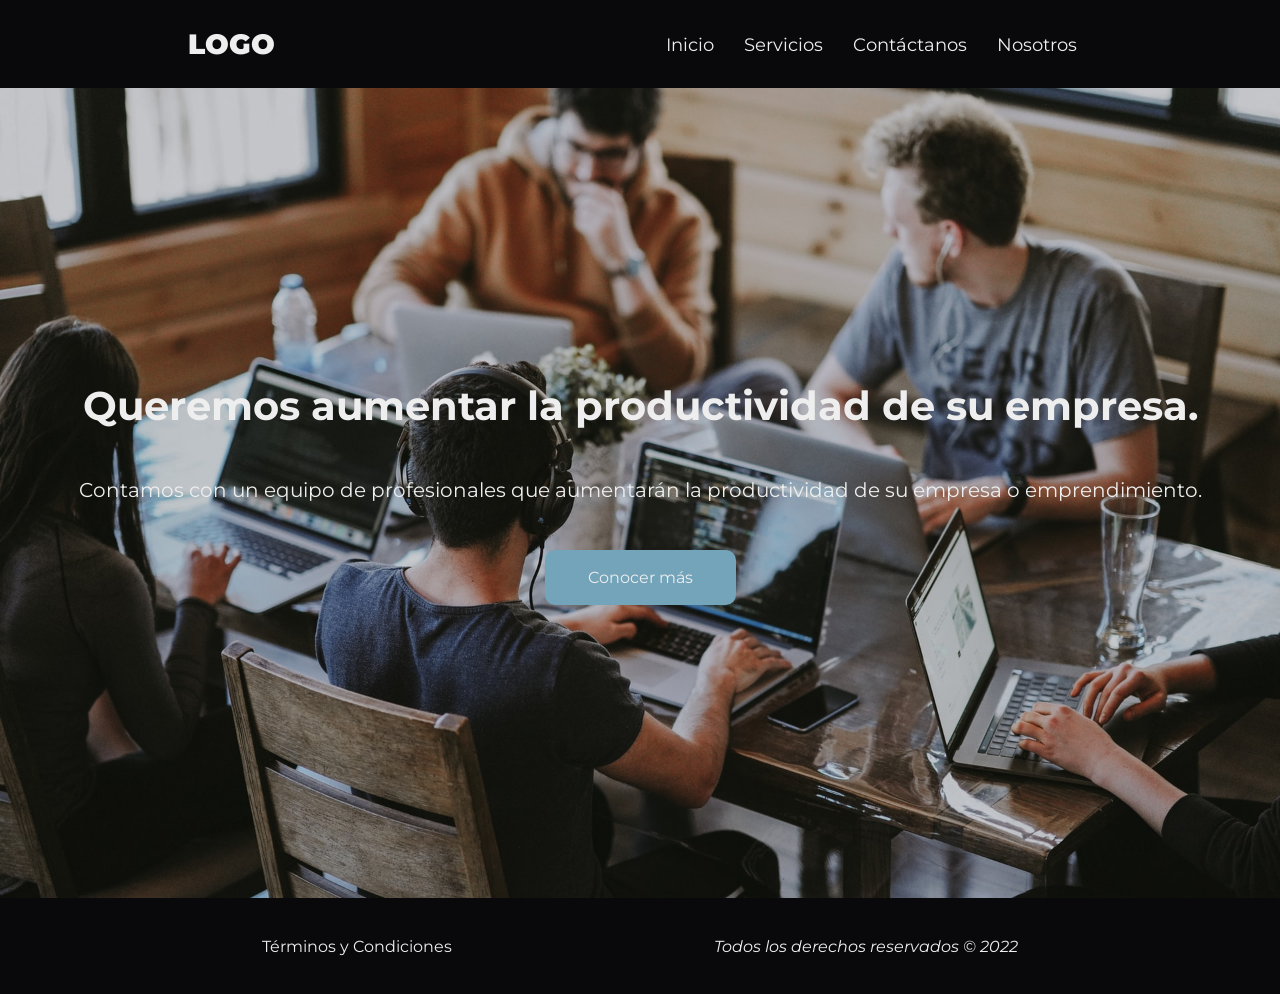
<file: Desafio Complementario Responsive/index.html>
<!DOCTYPE html>
<html lang="en">

<head>
  <meta charset="UTF-8" />
  <meta http-equiv="X-UA-Compatible" content="IE=edge" />
  <meta name="viewport" content="width=device-width, initial-scale=1.0" />
  <title>Inicio</title>

  <!-- CSS -->
  <link rel="stylesheet" href="./css/style.css" />

  <!-- Fuente Montserrat -->
  <link rel="preconnect" href="https://fonts.googleapis.com" />
  <link rel="preconnect" href="https://fonts.gstatic.com" crossorigin />
  <link href="https://fonts.googleapis.com/css2?family=Montserrat:wght@200;400;700;900&display=swap" rel="stylesheet" />
</head>

<body id="index__grid__container">
  <header id="header" class="index__header">
    <div class="header__logo">
      <p>LOGO</p>
    </div>
    <nav class="header__nav">
      <ul class="header__nav__ul">
        <li class="header__nav__ul__li">
          <a href="index.html" class="header__nav__ul__li__a">Inicio</a>
        </li>
        <li class="header__nav__ul__li">
          <a href="./pages/servicios.html" class="header__nav__ul__li__a">Servicios</a>
        </li>
        <li class="header__nav__ul__li">
          <a href="./pages/contactanos.html" class="header__nav__ul__li__a">Contáctanos</a>
        </li>
        <li class="header__nav__ul__li">
          <a href="./pages/nosotros.html" class="header__nav__ul__li__a">Nosotros</a>
        </li>
      </ul>
    </nav>
  </header>
  <main id="index__main">
    <div class="main__titulo">
      <h1>Queremos aumentar la productividad de su empresa.</h1>
    </div>
    <div class="main__parrafo">
      <p>
        Contamos con un equipo de profesionales que aumentarán la
        productividad de su empresa o emprendimiento.
      </p>
    </div>
    <div class="main__boton">
      <a href="./pages/servicios.html">Conocer más</a>
    </div>
  </main>
  <footer id="footer" class="index__footer">
    <div class="footer__a">
      <a href="./pages/term-y-cond.html">Términos y Condiciones</a>
    </div>
    <div class="footer__p">
      <p>Todos los derechos reservados &copy; 2022</p>
    </div>
  </footer>
</body>
</html>
</file>
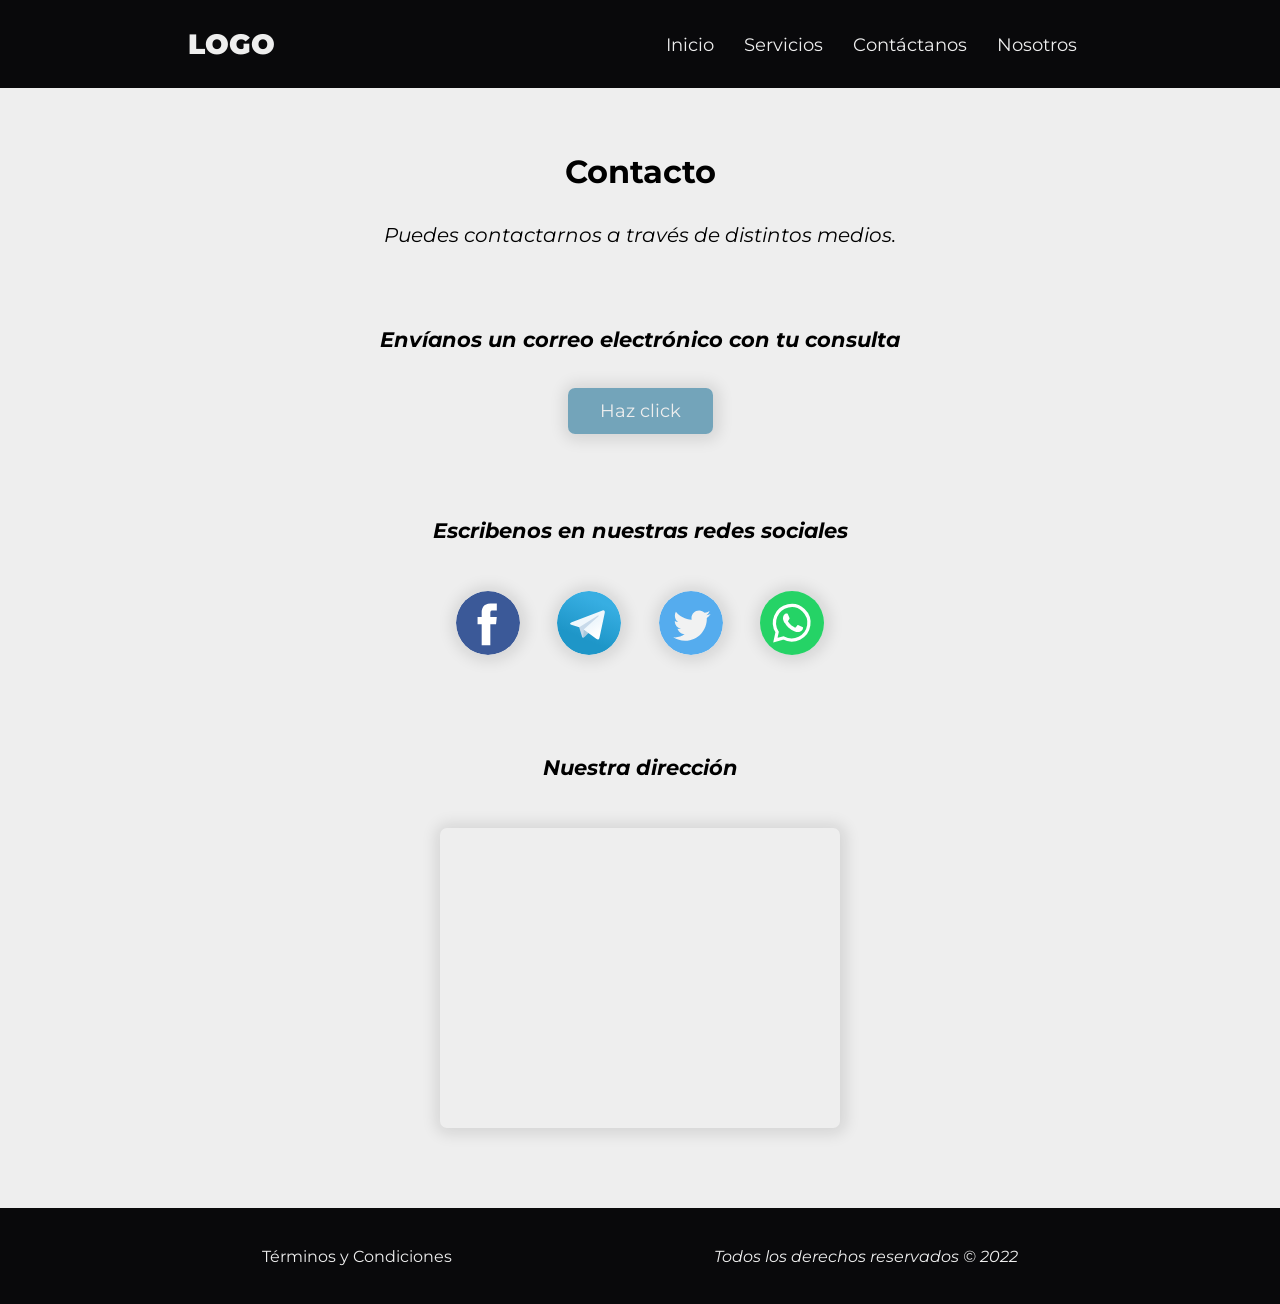
<file: Desafio Complementario Responsive/pages/contactanos.html>
<!DOCTYPE html>
<html lang="en">

<head>
  <meta charset="UTF-8">
  <meta http-equiv="X-UA-Compatible" content="IE=edge">
  <meta name="viewport" content="width=device-width, initial-scale=1.0">
  <title>Contáctanos</title>

  <!-- CSS -->
  <link rel="stylesheet" href="../css/style.css" />

  <!-- Fuente Montserrat -->
  <link rel="preconnect" href="https://fonts.googleapis.com" />
  <link rel="preconnect" href="https://fonts.gstatic.com" crossorigin />
  <link href="https://fonts.googleapis.com/css2?family=Montserrat:wght@200;400;700;900&display=swap" rel="stylesheet" />
</head>

<body id="contacto__body">
  <header id="header" class="contacto__header">
    <div class="header__logo">
      <p>LOGO</p>
    </div>
    <nav class="header__nav">
      <ul class="header__nav__ul">
        <li class="header__nav__ul__li">
          <a href="../index.html" class="header__nav__ul__li__a">Inicio</a>
        </li>
        <li class="header__nav__ul__li">
          <a href="../pages/servicios.html" class="header__nav__ul__li__a">Servicios</a>
        </li>
        <li class="header__nav__ul__li">
          <a href="../pages/contactanos.html" class="header__nav__ul__li__a">Contáctanos</a>
        </li>
        <li class="header__nav__ul__li">
          <a href="../pages/nosotros.html" class="header__nav__ul__li__a">Nosotros</a>
        </li>
      </ul>
    </nav>
  </header>
  <main id="contacto__main" class="contacto__main">
    <div class="titulo__principal">
      <h1>Contacto</h1>
    </div>
    <div class="parrafo__principal">
      <p>Puedes contactarnos a través de distintos medios.</p>
    </div>
    <section class="seccion__email">
      <header class="subtitulo">
        <h3>Envíanos un correo electrónico con tu consulta</h3>
      </header>
      <div class="boton__enviar">
        <a target="_top" href="mailto:email@ejemplo.com">Haz
          click</a>
      </div>
    </section>
    <section class="seccion__redes-sociales">
      <header class="subtitulo">
        <h3>Escribenos en nuestras redes sociales</h3>
      </header>
      <div class="icon__container">
        <a href="#" class="icon">
          <img src="../img/facebook-icon.svg" alt="Facebook">
        </a>
        <a href="#" class="icon">
          <img src="../img/telegram-icon.svg" alt="Telegram">
        </a>
        <a href="#" class="icon">
          <img src="../img/twitter-icon.svg" alt="Twitter">
        </a>
        <a href="#" class="icon">
          <img src="../img/whatsapp-icon.svg" alt="WhatsApp">
        </a>
      </div>
    </section>
    <section class="seccion__mapa">
      <header class="subtitulo">
        <h3>Nuestra dirección</h3>
      </header>
      <iframe class="maps__iframe" src="https://www.google.com/maps/embed?pb=!1m18!1m12!1m3!1d211117.43597877547!2d-59.09641895137339!3d-34.23042403594272!2m3!1f0!2f0!3f0!3m2!1i1024!2i768!4f13.1!3m3!1m2!1s0x95bb723060430bad%3A0xaa31c9f685c849bf!2sCampana%2C%20Provincia%20de%20Buenos%20Aires!5e0!3m2!1ses!2sar!4v1652026352320!5m2!1ses!2sar" width="400" height="300" style="border:0;" allowfullscreen="" loading="lazy" referrerpolicy="no-referrer-when-downgrade"></iframe>
    </section>
  </main>
  <footer id="footer" class="contacto__footer">
    <div class="footer__a">
      <a href="term-y-cond.html">Términos y Condiciones</a>
    </div>
    <div class="footer__p">
      <p>Todos los derechos reservados &copy; 2022</p>
    </div>
  </footer>
</body>
</html>
</file>
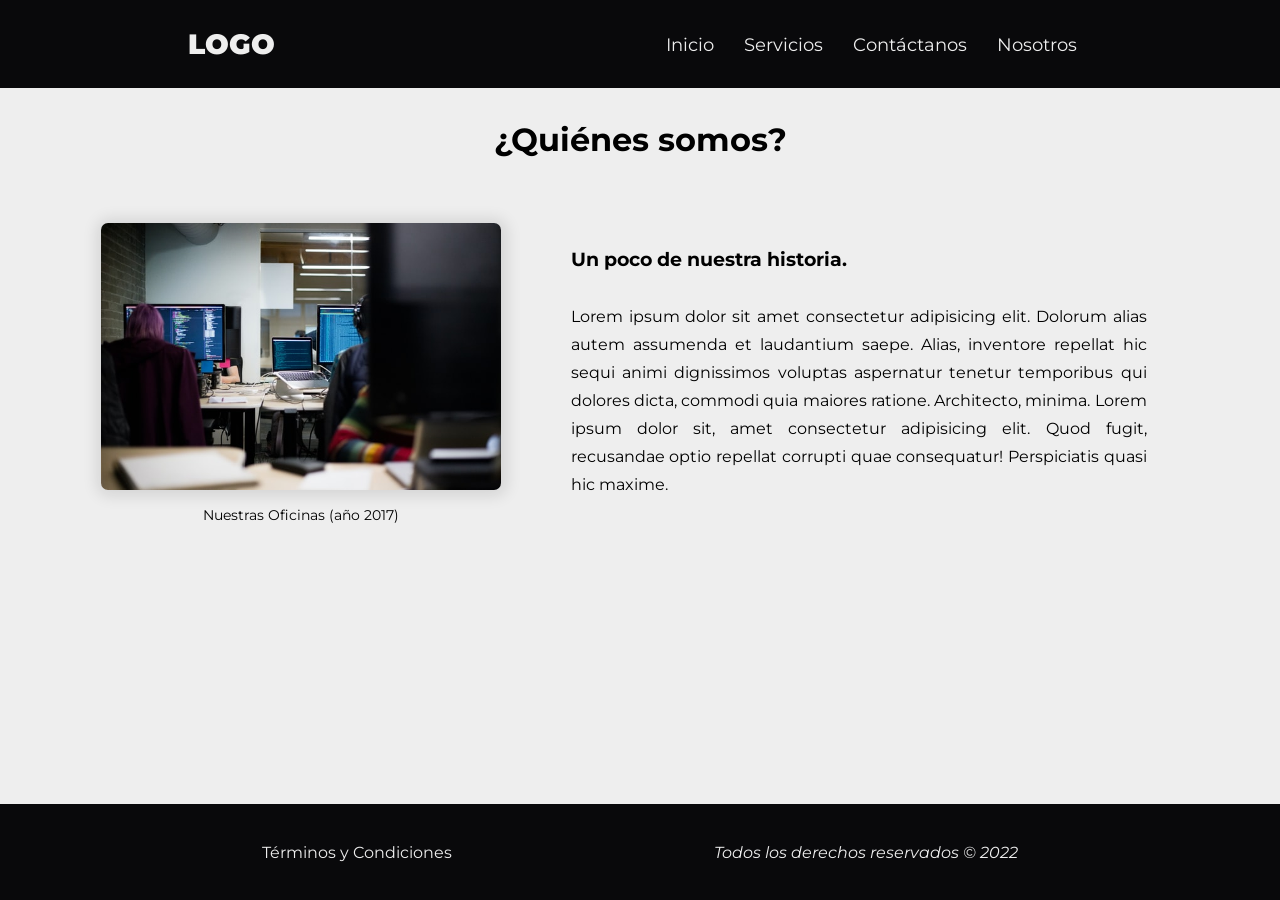
<file: Desafio Complementario Responsive/pages/nosotros.html>
<!DOCTYPE html>
<html lang="en" id="nosotros__html">
<head>
    <meta charset="UTF-8">
    <meta http-equiv="X-UA-Compatible" content="IE=edge">
    <meta name="viewport" content="width=device-width, initial-scale=1.0">
    <title>Nosotros</title>

    
  <!-- CSS -->
  <link rel="stylesheet" href="../css/style.css" />

  <!-- Fuente Montserrat -->
  <link rel="preconnect" href="https://fonts.googleapis.com" />
  <link rel="preconnect" href="https://fonts.gstatic.com" crossorigin />
  <link href="https://fonts.googleapis.com/css2?family=Montserrat:wght@200;400;700;900&display=swap" rel="stylesheet" />
</head>
<body id="nosotros__body">
  <header id="header" class="contacto__header">
    <div class="header__logo">
      <p>LOGO</p>
    </div>
    <nav class="header__nav">
      <ul class="header__nav__ul">
        <li class="header__nav__ul__li">
          <a href="../index.html" class="header__nav__ul__li__a">Inicio</a>
        </li>
        <li class="header__nav__ul__li">
          <a href="../pages/servicios.html" class="header__nav__ul__li__a">Servicios</a>
        </li>
        <li class="header__nav__ul__li">
          <a href="../pages/contactanos.html" class="header__nav__ul__li__a">Contáctanos</a>
        </li>
        <li class="header__nav__ul__li">
          <a href="../pages/nosotros.html" class="header__nav__ul__li__a">Nosotros</a>
        </li>
      </ul>
    </nav>
  </header>
  <main id="nosotros__main" class="contacto__main">
    <h1 class="titulo__principal">¿Quiénes somos?</h1>
    <section class="contenedor__contenido">
      <div class="contenedor__img">
        <img src="../img/nosotros-img.jpg" alt="Nuestras oficinas">
        <figcaption class="caption">Nuestras Oficinas (año 2017)</figcaption>
      </div>
      <div class="contenedor__historia">
        <header class="subtitulo__nosotros">
          <h3>Un poco de nuestra historia.</h3>
          <div class="parrafo__nosotros">
            <p>Lorem ipsum dolor sit amet consectetur adipisicing elit. Dolorum alias autem assumenda et laudantium saepe. Alias, inventore repellat hic sequi animi dignissimos voluptas aspernatur tenetur temporibus qui dolores dicta, commodi quia maiores ratione. Architecto, minima. Lorem ipsum dolor sit, amet consectetur adipisicing elit. Quod fugit, recusandae optio repellat corrupti quae consequatur! Perspiciatis quasi hic maxime.</p>
          </div>
        </header>
      </div>
    </section>
  </main>
  <footer id="footer" class="contacto__footer">
    <div class="footer__a">
      <a href="term-y-cond.html">Términos y Condiciones</a>
    </div>
    <div class="footer__p">
      <p>Todos los derechos reservados &copy; 2022</p>
    </div>
  </footer>
</body>
</html>
</file>
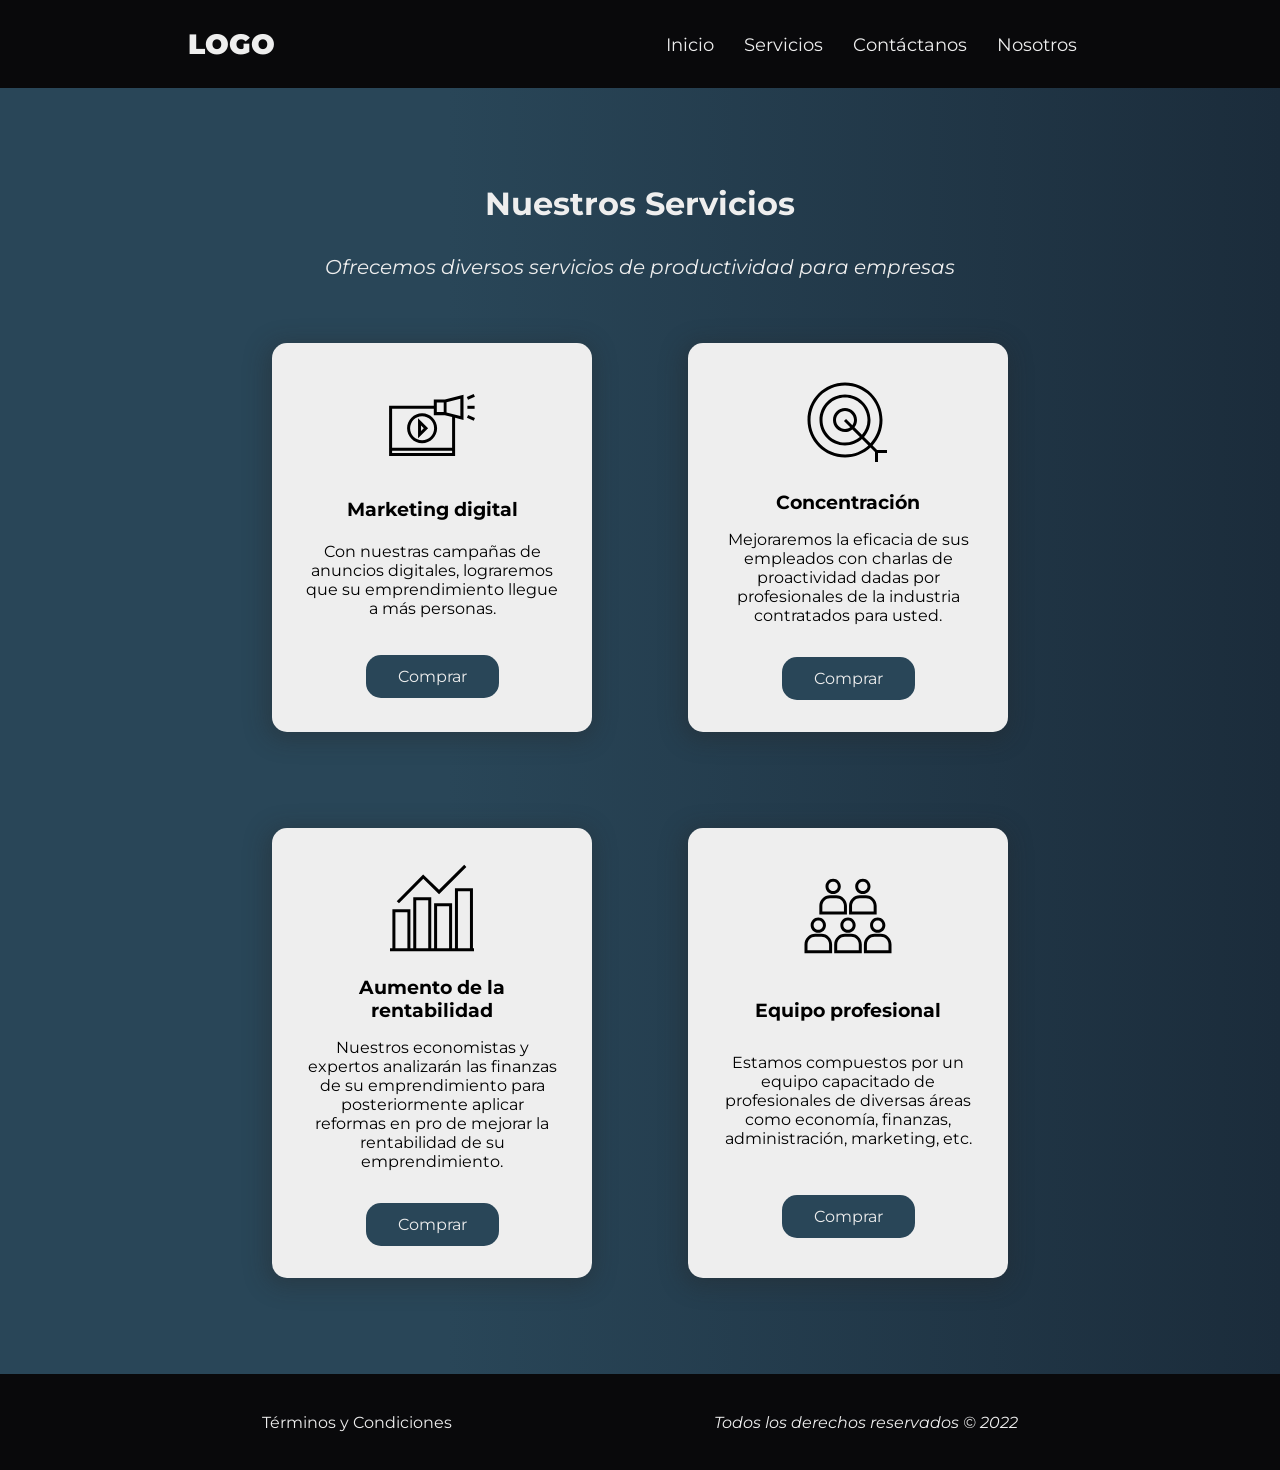
<file: Desafio Complementario Responsive/pages/servicios.html>
<!DOCTYPE html>
<html lang="en">

<head>
  <meta charset="UTF-8" />
  <meta http-equiv="X-UA-Compatible" content="IE=edge" />
  <meta name="viewport" content="width=device-width, initial-scale=1.0" />
  <title>Servicios</title>

  <!-- CSS -->
  <link rel="stylesheet" href="../css/style.css" />

  <!-- Fuente Montserrat -->
  <link rel="preconnect" href="https://fonts.googleapis.com" />
  <link rel="preconnect" href="https://fonts.gstatic.com" crossorigin />
  <link href="https://fonts.googleapis.com/css2?family=Montserrat:wght@200;400;700;900&display=swap" rel="stylesheet" />
</head>

<body id="servicios__body">
  <header id="header" class="servicios__header">
    <div class="header__logo">
      <p>LOGO</p>
    </div>
    <nav class="header__nav">
      <ul class="header__nav__ul">
        <li class="header__nav__ul__li">
          <a href="../index.html" class="header__nav__ul__li__a">Inicio</a>
        </li>
        <li class="header__nav__ul__li">
          <a href="../pages/servicios.html" class="header__nav__ul__li__a">Servicios</a>
        </li>
        <li class="header__nav__ul__li">
          <a href="../pages/contactanos.html" class="header__nav__ul__li__a">Contáctanos</a>
        </li>
        <li class="header__nav__ul__li">
          <a href="../pages/nosotros.html" class="header__nav__ul__li__a">Nosotros</a>
        </li>
      </ul>
    </nav>
  </header>
  <main id="servicios__main">
      <div class="titulo__principal">
        <h1>Nuestros servicios</h1>
      </div>
      <div class="parrafo__principal">
        <p>Ofrecemos diversos servicios de productividad para empresas</p>
      </div>
      <div class="main__card__container">
        <article class="card">
          <div class="img__container">
            <img src="../img/card-marketing.svg" alt="" class="card__img">
          </div>
          <div class="card__subtitle">
            <h3>Marketing digital</h3>
          </div>
          <div class="card__parrafo">
            Con nuestras campañas de anuncios digitales, lograremos que su emprendimiento llegue a más personas.
          </div>
          <div class="card__btn">
            <a href="#">Comprar</a>
          </div>
        </article>
        <article class="card">
          <div class="img__container">
            <img src="../img/card-focusing.svg" alt="" class="card__img">
          </div>
          <div class="card__subtitle">
            <h3>Concentración</h3>
          </div>
          <div class="card__parrafo">
            <p>Mejoraremos la eficacia de sus empleados con charlas de proactividad dadas por profesionales de la
              industria contratados para usted.</p>
          </div>
          <div class="card__btn">
            <a href="#">Comprar</a>
          </div>
        </article>
        <article class="card">
          <div class="img__container">
            <img src="../img/card-improvement.svg" alt="" class="card__img">
          </div>
          <div class="card__subtitle">
            <h3>Aumento de la rentabilidad</h3>
          </div>
          <div class="card__parrafo">
            <p>Nuestros economistas y expertos analizarán las finanzas de su emprendimiento para posteriormente aplicar
              reformas en pro de mejorar la rentabilidad de su emprendimiento.</p>
          </div>
          <div class="card__btn">
            <a href="#">Comprar</a>
          </div>
        </article>
        <article class="card">
          <div class="img__container">
            <img src="../img/card-team.svg" alt="" class="card__img">
          </div>
          <div class="card__subtitle">
            <h3>Equipo profesional</h3>
          </div>
          <div class="card__parrafo">
            <p>Estamos compuestos por un equipo capacitado de profesionales de diversas áreas como economía, finanzas,
              administración, marketing, etc.</p>
          </div>
          <div class="card__btn">
            <a href="#">Comprar</a>
          </div>
        </article>
      </div>
  </main>
  <footer id="footer" class="servicios__footer">
    <div class="footer__a">
      <a href="term-y-cond.html">Términos y Condiciones</a>
    </div>
    <div class="footer__p">
      <p>Todos los derechos reservados &copy; 2022</p>
    </div>
  </footer>
</body>

</html>
</file>
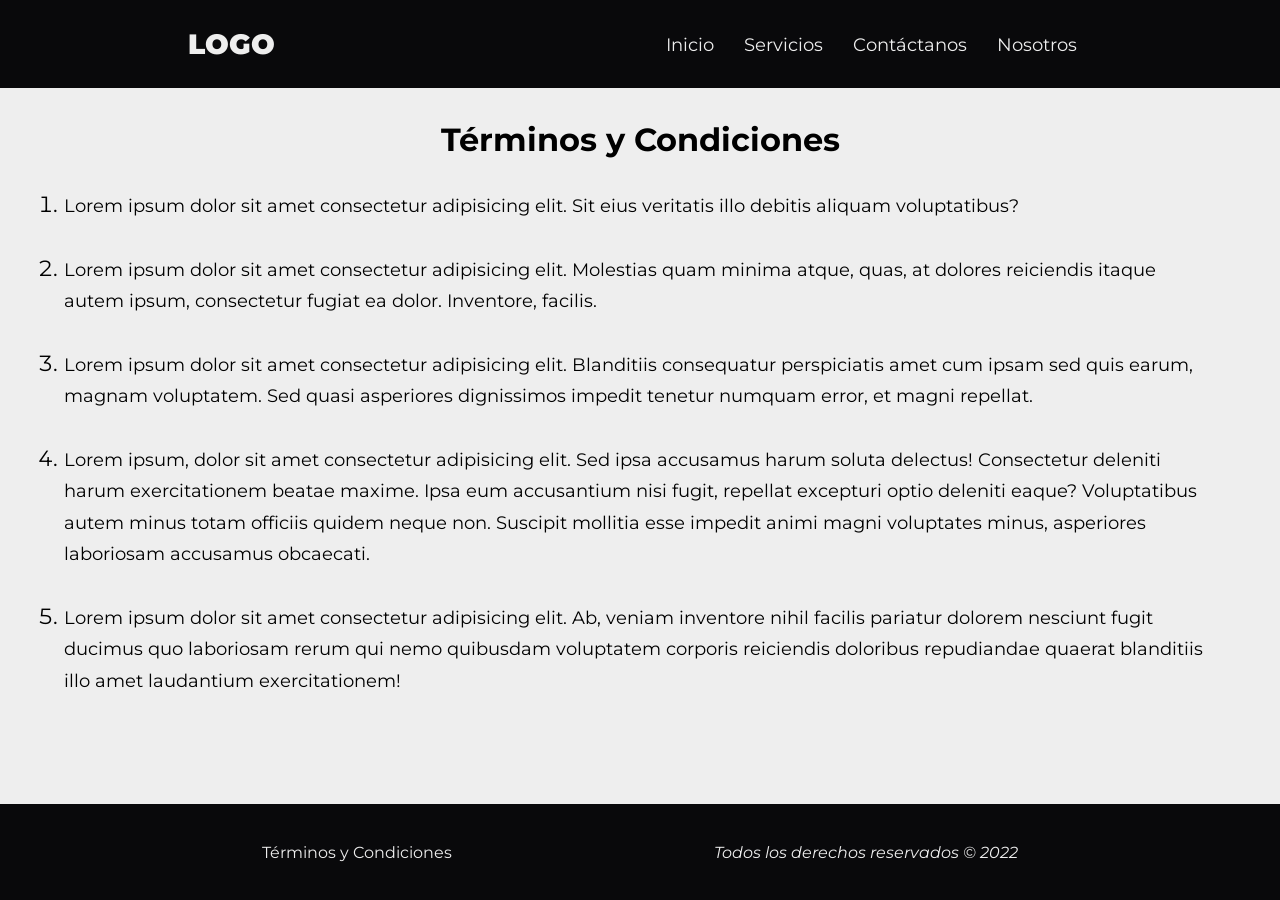
<file: Desafio Complementario Responsive/pages/term-y-cond.html>
<!DOCTYPE html>
<html lang="en">
<head>
    <meta charset="UTF-8">
    <meta http-equiv="X-UA-Compatible" content="IE=edge">
    <meta name="viewport" content="width=device-width, initial-scale=1.0">
    <title>Términos y Condiciones</title>

    <!-- CSS -->
  <link rel="stylesheet" href="../css/style.css" />

  <!-- Fuente Montserrat -->
  <link rel="preconnect" href="https://fonts.googleapis.com" />
  <link rel="preconnect" href="https://fonts.gstatic.com" crossorigin />
  <link href="https://fonts.googleapis.com/css2?family=Montserrat:wght@200;400;700;900&display=swap" rel="stylesheet" />
</head>
<body id="t-y-c__body">
  <header id="header">
    <div class="header__logo">
      <p>LOGO</p>
    </div>
    <nav class="header__nav">
      <ul class="header__nav__ul">
        <li class="header__nav__ul__li">
          <a href="../index.html" class="header__nav__ul__li__a">Inicio</a>
        </li>
        <li class="header__nav__ul__li">
          <a href="../pages/servicios.html" class="header__nav__ul__li__a">Servicios</a>
        </li>
        <li class="header__nav__ul__li">
          <a href="../pages/contactanos.html" class="header__nav__ul__li__a">Contáctanos</a>
        </li>
        <li class="header__nav__ul__li">
          <a href="../pages/nosotros.html" class="header__nav__ul__li__a">Nosotros</a>
        </li>
      </ul>
    </nav>
  </header>
  <main id="t-y-c__main">
    <div class="titulo__principal">
      <h1>Términos y Condiciones</h1>
    </div>
    <section class="contenedor__condicion">
      <ol>
        <li>
          <p class="parrafo">
            Lorem ipsum dolor sit amet consectetur adipisicing elit. Sit eius veritatis illo debitis aliquam voluptatibus?
          </p>
        </li>
        <li>
          <p class="parrafo">
            Lorem ipsum dolor sit amet consectetur adipisicing elit. Molestias quam minima atque, quas, at dolores reiciendis itaque autem ipsum, consectetur fugiat ea dolor. Inventore, facilis.
          </p>
        </li>
        <li>
          <p class="parrafo">
            Lorem ipsum dolor sit amet consectetur adipisicing elit. Blanditiis consequatur perspiciatis amet cum ipsam sed quis earum, magnam voluptatem. Sed quasi asperiores dignissimos impedit tenetur numquam error, et magni repellat.
          </p>
        </li>
        <li>
          <p class="parrafo">
            Lorem ipsum, dolor sit amet consectetur adipisicing elit. Sed ipsa accusamus harum soluta delectus! Consectetur deleniti harum exercitationem beatae maxime. Ipsa eum accusantium nisi fugit, repellat excepturi optio deleniti eaque? Voluptatibus autem minus totam officiis quidem neque non. Suscipit mollitia esse impedit animi magni voluptates minus, asperiores laboriosam accusamus obcaecati.
          </p>
        </li>
        <li>
          <p class="parrafo">
            Lorem ipsum dolor sit amet consectetur adipisicing elit. Ab, veniam inventore nihil facilis pariatur dolorem nesciunt fugit ducimus quo laboriosam rerum qui nemo quibusdam voluptatem corporis reiciendis doloribus repudiandae quaerat blanditiis illo amet laudantium exercitationem!
          </p>
        </li>
      </ol>
    </section>
  </main>
  <footer id="footer">
    <div class="footer__a">
      <a href="term-y-cond.html">Términos y Condiciones</a>
    </div>
    <div class="footer__p">
      <p>Todos los derechos reservados &copy; 2022</p>
    </div>
  </footer>
</body>
</html>
</file>
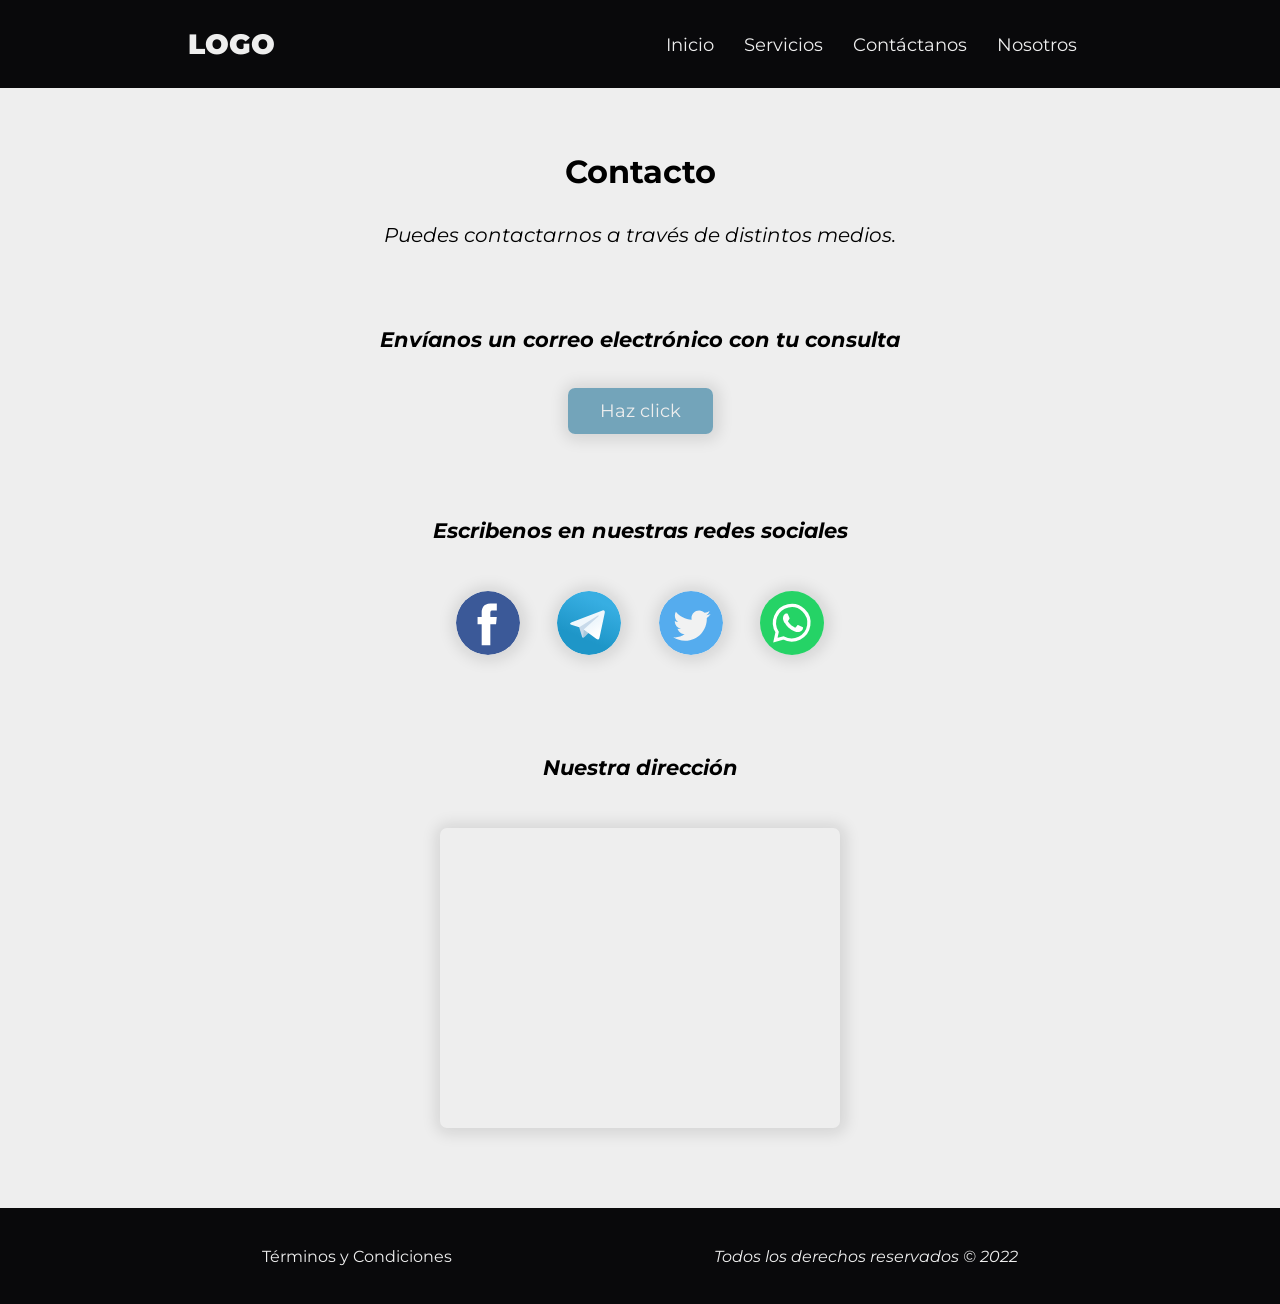
<file: Desafío 3/pages/contactanos.html>
<!DOCTYPE html>
<html lang="en">

<head>
  <meta charset="UTF-8">
  <meta http-equiv="X-UA-Compatible" content="IE=edge">
  <meta name="viewport" content="width=device-width, initial-scale=1.0">
  <title>Contáctanos</title>

  <!-- CSS -->
  <link rel="stylesheet" href="../css/style.css" />

  <!-- Fuente Montserrat -->
  <link rel="preconnect" href="https://fonts.googleapis.com" />
  <link rel="preconnect" href="https://fonts.gstatic.com" crossorigin />
  <link href="https://fonts.googleapis.com/css2?family=Montserrat:wght@200;400;700;900&display=swap" rel="stylesheet" />
</head>

<body id="contacto__body">
  <header id="header">
    <div class="header__logo">
      <p>LOGO</p>
    </div>
    <nav class="header__nav">
      <ul class="header__nav__ul">
        <li class="header__nav__ul__li">
          <a href="../index.html" class="header__nav__ul__li__a">Inicio</a>
        </li>
        <li class="header__nav__ul__li">
          <a href="../pages/servicios.html" class="header__nav__ul__li__a">Servicios</a>
        </li>
        <li class="header__nav__ul__li">
          <a href="../pages/contactanos.html" class="header__nav__ul__li__a">Contáctanos</a>
        </li>
        <li class="header__nav__ul__li">
          <a href="../pages/nosotros.html" class="header__nav__ul__li__a">Nosotros</a>
        </li>
      </ul>
    </nav>
  </header>
  <main id="contacto__main">
    <div class="titulo__principal">
      <h1>Contacto</h1>
    </div>
    <div class="parrafo__principal">
      <p>Puedes contactarnos a través de distintos medios.</p>
    </div>
    <section class="seccion__email">
      <header class="subtitulo">
        <h3>Envíanos un correo electrónico con tu consulta</h3>
      </header>
      <div class="boton__enviar">
        <a target="_top" href="mailto:email@ejemplo.com">Haz
          click</a>
      </div>
    </section>
    <section class="seccion__redes-sociales">
      <header class="subtitulo">
        <h3>Escribenos en nuestras redes sociales</h3>
      </header>
      <div class="icon__container">
        <a href="#" class="icon">
          <img src="../img/facebook-icon.svg" alt="Facebook">
        </a>
        <a href="#" class="icon">
          <img src="../img/telegram-icon.svg" alt="Telegram">
        </a>
        <a href="#" class="icon">
          <img src="../img/twitter-icon.svg" alt="Twitter">
        </a>
        <a href="#" class="icon">
          <img src="../img/whatsapp-icon.svg" alt="WhatsApp">
        </a>
      </div>
    </section>
    <section class="seccion__mapa">
      <header class="subtitulo">
        <h3>Nuestra dirección</h3>
      </header>
      <iframe class="maps__iframe" src="https://www.google.com/maps/embed?pb=!1m18!1m12!1m3!1d211117.43597877547!2d-59.09641895137339!3d-34.23042403594272!2m3!1f0!2f0!3f0!3m2!1i1024!2i768!4f13.1!3m3!1m2!1s0x95bb723060430bad%3A0xaa31c9f685c849bf!2sCampana%2C%20Provincia%20de%20Buenos%20Aires!5e0!3m2!1ses!2sar!4v1652026352320!5m2!1ses!2sar" width="400" height="300" style="border:0;" allowfullscreen="" loading="lazy" referrerpolicy="no-referrer-when-downgrade"></iframe>
    </section>
  </main>
  <footer id="footer">
    <div class="footer__a">
      <a href="term-y-cond.html">Términos y Condiciones</a>
    </div>
    <div class="footer__p">
      <p>Todos los derechos reservados &copy; 2022</p>
    </div>
  </footer>
</body>
</html>
</file>
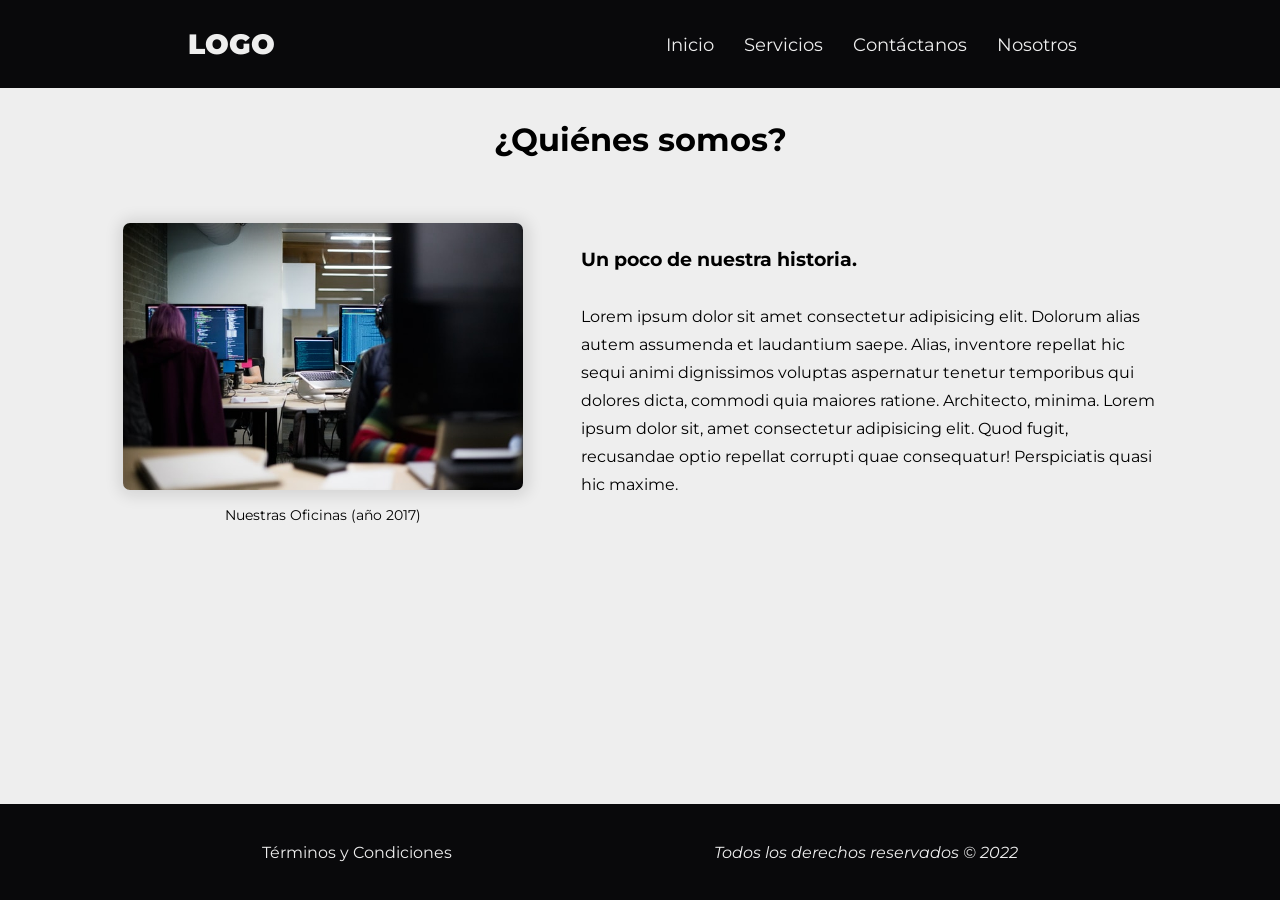
<file: Desafío 3/pages/nosotros.html>
<!DOCTYPE html>
<html lang="en" id="nosotros__html">
<head>
    <meta charset="UTF-8">
    <meta http-equiv="X-UA-Compatible" content="IE=edge">
    <meta name="viewport" content="width=device-width, initial-scale=1.0">
    <title>Nosotros</title>

    
  <!-- CSS -->
  <link rel="stylesheet" href="../css/style.css" />

  <!-- Fuente Montserrat -->
  <link rel="preconnect" href="https://fonts.googleapis.com" />
  <link rel="preconnect" href="https://fonts.gstatic.com" crossorigin />
  <link href="https://fonts.googleapis.com/css2?family=Montserrat:wght@200;400;700;900&display=swap" rel="stylesheet" />
</head>
<body id="nosotros__body">
  <header id="header">
    <div class="header__logo">
      <p>LOGO</p>
    </div>
    <nav class="header__nav">
      <ul class="header__nav__ul">
        <li class="header__nav__ul__li">
          <a href="../index.html" class="header__nav__ul__li__a">Inicio</a>
        </li>
        <li class="header__nav__ul__li">
          <a href="../pages/servicios.html" class="header__nav__ul__li__a">Servicios</a>
        </li>
        <li class="header__nav__ul__li">
          <a href="../pages/contactanos.html" class="header__nav__ul__li__a">Contáctanos</a>
        </li>
        <li class="header__nav__ul__li">
          <a href="../pages/nosotros.html" class="header__nav__ul__li__a">Nosotros</a>
        </li>
      </ul>
    </nav>
  </header>
  <main id="nosotros__main">
    <h1 class="titulo__principal">¿Quiénes somos?</h1>
    <section class="contenedor__contenido">
      <div class="contenedor__img">
        <img src="../img/nosotros-img.jpg" alt="Nuestras oficinas">
        <figcaption class="caption">Nuestras Oficinas (año 2017)</figcaption>
      </div>
      <header class="subtitulo__nosotros">
        <h3>Un poco de nuestra historia.</h3>
        <div class="parrafo__nosotros">
          <p>Lorem ipsum dolor sit amet consectetur adipisicing elit. Dolorum alias autem assumenda et laudantium saepe. Alias, inventore repellat hic sequi animi dignissimos voluptas aspernatur tenetur temporibus qui dolores dicta, commodi quia maiores ratione. Architecto, minima. Lorem ipsum dolor sit, amet consectetur adipisicing elit. Quod fugit, recusandae optio repellat corrupti quae consequatur! Perspiciatis quasi hic maxime.</p>
        </div>
      </header>
    </section>
  </main>
  <footer id="footer">
    <div class="footer__a">
      <a href="term-y-cond.html">Términos y Condiciones</a>
    </div>
    <div class="footer__p">
      <p>Todos los derechos reservados &copy; 2022</p>
    </div>
  </footer>
</body>
</html>
</file>
<file: Desafio Complementario Responsive/css/style.css>
*,
*::after,
*::before {
  margin: 0;
  padding: 0;
  box-sizing: border-box;
}

body {
  min-height: 100vh;
  display: flex;
  flex-direction: column;
  font-family: "Montserrat", sans-serif;
}

/* ===========
   ENCABEZADO
   ===========
*/

#header {
  background-color: #09090b;
  color: #eee;
  height: 5.5em;
  display: flex;
  justify-content: space-around;
  align-items: center;

  position: sticky;
  right: 0;
  left: 0;
  top: 0;
}

#header .header__logo {
  font-size: 28px;
  font-weight: 900;
}

#header .header__nav__ul {
  list-style: none;
  display: flex;
  flex-direction: row;
  width: 50%;
}

#header .header__nav__ul__li {
  margin: 0 15px;
}

#header .header__nav__ul__li__a {
  color: #eee;
  text-decoration: none;
}

#header .header__nav__ul__li__a:hover {
  text-decoration: underline;
}

/* ===========
     FOOTER
   ===========
*/

#footer {
  color: #eee;
  background-color: #09090b;
  display: flex;
  align-items: center;
  justify-content: space-evenly;
  height: 6em;

  margin-top: auto;
}

#footer .footer__a>a {
  text-decoration: none;
  color: #eee;
}

#footer .footer__a>a:hover {
  text-decoration: underline;
}

#footer .footer__p {
  font-style: italic;
}

/* 
    ====================
      PÁGINA DE INICIO (INDEX)
    ====================
*/

#index__grid__container {
  display: grid;
  grid-template-columns: repeat(2, 1fr);
  grid-template-rows: 1fr;
  grid-template-areas:
    "header header"
    "main main"
    "footer footer";
}

#index__main {
  background-image: url(../img/secondary-bg.jpg);
  background-position: top;
  background-size: cover;
  height: 90vh;

  display: flex;
  flex-direction: column;
  justify-content: center;
  align-items: center;
  grid-area: main;
}

#index__main .main__titulo {
  font-size: 20px;
  color: #eee;
}

#index__main .main__parrafo {
  font-size: 18px;
  margin: 30px 0;
  color: #eee;
}

#index__main .main__boton {
  background-color: #73a4ba;
  display: block;
  padding: 15px 25px;
  border-radius: 10px;
}

#index__main .main__boton a {
  text-decoration: none;
  color: #eee;
}

#index__main .main__boton:hover {
  text-decoration: underline;
}

.index__header {
  grid-area: header;
}

.index__footer {
  grid-area: footer;
}

/*  ========================
       PÁGINA DE SERVICIOS
    ========================
*/

#servicios__body {
  background: rgb(41, 70, 88);
  background: linear-gradient(90deg,
      rgba(41, 70, 88, 1) 35%,
      rgba(27, 44, 59, 1) 100%);
  display: grid;
  grid-template-columns: repeat(2, 1fr);
  grid-template-rows: 1fr;
  grid-template-areas:
    "header header"
    "main main"
    "footer footer";
}

#servicios__main {
  width: 90%;
  margin: 2rem auto;
  padding: 2rem 0;
  border-radius: 20px;
  grid-area: main;
}

.servicios__header {
  grid-area: header;
}

.servicios__footer {
  grid-area: footer;
}

#servicios__main .titulo__principal {
  text-transform: capitalize;
  text-align: center;
  padding: 2rem 0;
  color: #eee;
}

#servicios__main .parrafo__principal {
  text-align: center;
  font-style: oblique;
  font-size: 20px;
  padding-bottom: 2rem;
  color: #eee;
}

/* ================
        CARDS
   ================
*/

#servicios__main .main__card__container {
  display: flex;
  flex-flow: row wrap;
  gap: 2rem;
  justify-content: center;
  align-content: center;
}

#servicios__main .main__card__container .card {
  display: flex;
  flex-flow: column nowrap;
  align-items: center;
  justify-content: space-around;

  background-color: #eee;
  box-shadow: -2px 4px 22px 4px rgba(37, 37, 37, 0.344);
  border-radius: 15px;
  width: 20em;
  margin: 2rem;
  padding: 2rem;
}

#servicios__main .main__card__container .card .img__container .card__img {
  width: 6rem;
  height: 6rem;
}

#servicios__main .main__card__container .card .card__subtitle {
  margin: 1rem 0;
  text-align: center;
}

#servicios__main .main__card__container .card .card__parrafo{
  text-align: center;
}

#servicios__main .main__card__container .card .card__btn a {
  display: block;
  color: #eee;
  background-color: #294658;
  border-radius: 15px;
  text-decoration: none;
  padding: 0.75rem 2rem;
  margin-top: 2rem;
}

#servicios__main .main__card__container .card .card__btn a:hover {
  text-decoration: underline;
  background-color: #73a4ba;
}

/*  =========================
     PÁGINA DE CONTACTO
    =========================
*/

#contacto__body {
  background-color: #eee;
}

#contacto__main {
  padding: 2rem 0;
  display: flex;
  flex-flow: column nowrap;
  justify-content: space-evenly;
  align-items: center;
}

#contacto__main .titulo__principal {
  text-align: center;
  margin: 2rem 0;
}

#contacto__main .parrafo__principal {
  text-align: center;
  margin-bottom: 2rem;
  font-size: 20px;
  font-style: oblique;
}

#contacto__main section {
  display: flex;
  flex-flow: column nowrap;
  align-items: center;
  justify-content: space-evenly;
  margin: 2rem 0;
  padding: 1rem 0;
}

#contacto__main section .subtitulo {
  font-size: 18px;
  text-align: center;
  font-style: oblique;
  margin-bottom: 3rem;
}

/* ==================
    SECCION EMAIL
   ==================
*/

#contacto__main .seccion__email .boton__enviar a {
  text-decoration: none;
  font-size: 18px;
  background-color: #73a4ba;
  box-shadow: 1px 1px 15px 5px #09090b1c;
  color: #eee;
  border-radius: 7px;
  padding: 0.75rem 2rem;
}

#contacto__main .seccion__email .boton__enviar a:hover {
  color: #fff;
  text-decoration: underline;
}

/* ==================
    SECCION R. SOCIALES
   ==================
*/

#contacto__main .seccion__redes-sociales .icon__container {
  display: flex;
  flex-flow: row nowrap;
  justify-content: space-between;
  width: 23em;
}

#contacto__main .seccion__redes-sociales .icon__container .icon {
  text-decoration: none;
}

#contacto__main .seccion__redes-sociales .icon__container .icon img {
  border-radius: 20px;
  width: 4rem;
  height: 4rem;
  border-radius: 50%;
  box-shadow: 1px 1px 15px 5px #09090b1c;
}

/* 
    ==============
      SECCION MAPA
    ==============
*/

#contacto__main .maps__iframe {
  border-radius: 7px;
  box-shadow: 1px 1px 15px 5px #09090b1c;
}

/* 
    ================
     PÁGINA NOSOTROS
    ================
*/

#nosotros__body {
  background-color: #eee;
  display: grid;
  grid-template-rows: max-content 1fr max-content;
  grid-template-columns: 1fr 1fr;
  grid-area:
    "header header"
    "main   main"
    "footer footer"
  ;
}

.contacto__header {
  grid-area: header;
  grid-row: 1 / 2;
}

.contacto__main {
  grid-area: main;
  grid-row: 2 / 3;
}

.contacto__footer {
  grid-area: footer;
}

/* 
    ===================
    CONTENIDO PRINCIPAL
    ===================
*/

#nosotros__main .contenedor__contenido {
  width: 90%;
  margin: 0 auto;
  padding: 2rem 0;
  display: flex;
  justify-content: space-evenly;
  align-items: center;
}

#nosotros__main .contenedor__contenido .contenedor__img img {
  height: auto;
  width: 25rem;
  border-radius: 7px;
  box-shadow: 1px 1px 15px 5px #09090b1c;
}

#nosotros__main .contenedor__contenido .contenedor__img .caption {
  text-align: center;
  margin-top: 0.75rem;
  font-size: 14px;
}

#nosotros__main .contenedor__contenido .contenedor__historia {
  width: 50%;
  margin: 0 2rem;
}

#nosotros__main .titulo__principal {
  margin: 2rem 0;
  text-align: center;
}

#nosotros__main .contenedor__contenido .parrafo__nosotros {
  padding-top: 2rem;
  line-height: 1.75;
  text-align: justify;
}

/* 
    ===================================
        PAGINA TERMINOS Y CONDICIONES
    ===================================
*/

#t-y-c__body {
  background-color: #eee;
}

#t-y-c__main {
  display: flex;
  flex-direction: column;
  align-items: center;
}

#t-y-c__main .titulo__principal {
  padding: 2rem 0;
}

#t-y-c__main .contenedor__condicion {
  width: 90%;
  margin: 0 auto;
}

#t-y-c__main .contenedor__condicion ol {
  font-size: 22px;
}

#t-y-c__main .contenedor__condicion ol li p {
  font-size: 18px;
  line-height: 1.75;
  margin-bottom: 2rem;
}

/* 
    ==============
    MEDIA QUERIES 
    ==============
*/

/* PARA TELEFONOS y MINI TABLETS (HASTA LOS 650PX DE ANCHO)*/

@media (max-width: 650px) {
  /* ==============================
       ESTILOS PARA TODAS LAS PAGINAS
       ==============================
    */

  /* HEADER */

  #header {
    display: flex;
    flex-direction: column;
    height: max-content;
    padding: 1em 0 0.5em 0;
  }

  #header .header__nav__ul {
    text-align: center;
    margin: 1rem auto;
    display: flex;
    flex-direction: row;
    justify-content: center;
    width: 90%;
  }

  #header .header__nav__ul__li {
    margin: 0 0.5rem;
  }

  #header a.header__nav__ul__li__a {
    font-size: 12px;
  }

  /* FOOTER */
  #footer {
    display: flex;
    flex-direction: column;
    height: 8em;
  }

  #footer>* {
    width: 80%;
    margin: 0 auto;
    font-size: 12px;
    text-align: center;
  }

  /* INDEX (PAGINA DE INICIO) */
  #index__main {
    height: 80vh;
  }

  #index__grid__container {
    max-width: 100%;
    grid-template-columns: 1fr;
    grid-template-rows: 1fr;
    grid-template-areas:
      "header"
      "main"
      "footer";
  }

  #index__main .main__titulo {
    font-size: 0.9rem;
    text-align: center;
    width: 90%;
  }

  #index__main .main__parrafo {
    text-align: center;
    font-size: 0.9rem;
    width: 95%;
    margin: 2.5rem auto;
  }

  #index__main .main__boton {
    padding: 12px 18px;
  }

  #index__main .main__boton {
    font-size: 12px;
  }

  /* PÁGINA DE SERVICIOS */

  #servicios__main {
    margin: 0 auto;
    padding: 3.5rem 0;
  }

  #servicios__main .titulo__principal {
    padding: 1rem 0;
  }

  #servicios__main .main__card__container .card {
    margin: 0 auto;
  }

  #servicios__main .titulo__principal {
    font-size: 0.9rem;
    padding: 0;
  }

  #servicios__main .parrafo__principal {
    font-size: 1.1rem;
    padding: 2rem 0 3.5rem 0;
  }

  /* PAGINA DE CONTACTO */

  #contacto__main .parrafo__principal {
    margin: 0 1rem 1rem 1rem;
    font-size: 18px;
  }

  #contacto__main .seccion__email .subtitulo {
    font-size: .9rem;
  }

  #contacto__main .seccion__redes-sociales {
    padding: 0;
  }

  #contacto__main .seccion__redes-sociales .subtitulo {
    font-size: .9rem;
    margin: 0 2rem 2rem 2rem;
  }

  #contacto__main .seccion__redes-sociales .icon__container {
    display: flex;
    flex-direction: column;
    align-items: center;
  }

  #contacto__main .seccion__redes-sociales .icon__container .icon {
    padding-top: 1.25rem;
  }


  #contacto__main .seccion__redes-sociales .subtitulo {
    font-size: 1rem;
  }

  #contacto__main .seccion__mapa {
    padding: 0;
  }

  #contacto__main .seccion__mapa .maps__iframe {
    width: 80%;
    height: auto;
    margin: 0 1rem;
  }

  /* PAGINA TERMINOS Y CONDICIONES */

  #t-y-c__main .titulo__principal > h1{
    font-size: 1.5rem;
    text-align: center;
    margin: 0 2rem;
  }

  #t-y-c__main .contenedor__condicion{
    width: 90%;
    margin: 0 auto;
  }

  #t-y-c__main .contenedor__condicion ol{
    font-size: 1rem;
    width: 90%;
    margin: 0 auto;
  }

  #t-y-c__main .contenedor__condicion ol li {
    margin: 1.5rem 0;
  }

  #t-y-c__main .contenedor__condicion ol li p {
    font-size: .8rem;
    text-align: justify;
    margin: 0 1rem;
  }

  
}

/*AJUSTE DEL HEADER Y FOOTER PARA MINI TABLETS (APARTIR DE 480PX) */
@media (min-width: 480px) and (max-width: 650px) {

  /* HEADER */
  #header {
    display: flex;
    flex-direction: row;
    height: max-content;
    padding: 1em 0;
  }

  /* FOOTER */
  #footer {
    display: flex;
    flex-direction: row;
    justify-content: space-around;
    height: 6em;
  }

  #footer>* {
    font-size: 12px;
    margin: 0;
  }
}

/* PARA TABLETS MEDIANAS Y GRANDES (APARTIR DE 650PX DE ANCHO HASTA LOS 1023PX) */
@media (min-width: 651px) and (max-width:1023px) {

  /* HEADER */
  #header {
    height: 6em;
  }

  /* FOOTER */
  #footer {
    display: flex;
    flex-direction: row;
    justify-content: space-around;
    height: 6em;
  }

  #footer>* {
    font-size: 1rem;
    margin: 0;
  }

  /* PÁGINA DE INICIO (INDEX) */
  #index__main .main__titulo {
    font-size: 1.1rem;
    text-align: center;
    margin: 0 0.5rem;
    width: 95%;
  }

  #index__main .main__parrafo {
    font-size: 1.15rem;
    margin: 55px 0;
    text-align: center;
    width: 90%;
  }

  #index__main .main__boton {
    padding: 22px 31px;
  }
}

/* AJUSTES PARA LAPTOP Y DESKTOP (APARTIR DE 1024PX) */
@media (min-width:1024px) {

  /* ESTILOS GENERALES PARA TODAS LAS PAGINAS */
  #header {
    display: flex;
    justify-content: space-around;
  }

  #header .header__nav .header__nav__ul .header__nav__ul__li a.header__nav__ul__li__a {
    font-size: 1.1rem;
  }

  /* PAGINA DE INICIO (INDEX) */
  #index__main .main__titulo {
    font-size: 20px;
    text-align: center;
  }

  #index__main .main__parrafo {
    font-size: 20px;
    width: 90%;
    text-align: center;
    margin: 3rem 0;
  }

  #index__main .main__boton {
    padding: 18px 43px;
  }
}

/* AJUSTE MINIMO PARA PAGINA CONTACTO */
@media (max-width:875px) {
  #nosotros__body {
    grid-template-columns: 1fr;
    grid-template-areas:
      "header"
      "main"
      "footer";
  }

  #nosotros__body .titulo__principal {
    font-size: 1.5rem;
    padding: 3rem 0;
  }

  #nosotros__body .contenedor__contenido {
    display: flex;
    flex-direction: column;
    width: 100%;
    padding-top: 0;
  }

  #nosotros__body .contenedor__contenido .contenedor__img {
    padding-bottom: 2rem;
    margin: 0 1.5rem;
  }

  #nosotros__body .contenedor__contenido .contenedor__img>img {
    width: 100%;
    height: auto;
  }

  #nosotros__body .contenedor__contenido .contenedor__historia {
    width: 100%;
  }

  #nosotros__body .contenedor__contenido .contenedor__historia .subtitulo__nosotros {
    text-align: center;
    font-size: .9rem;
  }

  #nosotros__body .contenedor__contenido .contenedor__historia .parrafo__nosotros {
    text-align: justify;
    font-size: .9rem;
    margin: 0 auto;
    width: 80%;
  }

}
</file>
<file: Desafío 3/css/style.css>
*,
*::after,
*::before {
  margin: 0;
  padding: 0;
  box-sizing: border-box;
}

body {
  min-height: 100vh;
  display: flex;
  flex-direction: column;
  font-family: "Montserrat", sans-serif;
}

/* ===========
   ENCABEZADO
   ===========
*/

#header {
  background-color: #09090b;
  color: #eee;
  height: 5.5em;
  display: flex;
  justify-content: space-around;
  align-items: center;

  position: sticky;
  right: 0;
  left: 0;
  top: 0;
}

#header .header__logo {
  font-size: 28px;
  font-weight: 900;
}

#header .header__nav__ul {
  list-style: none;
  display: flex;
  flex-direction: row;
  width: 50%;
}

#header .header__nav__ul__li {
  margin: 0 15px;
}

#header .header__nav__ul__li__a {
  color: #eee;
  text-decoration: none;
}

#header .header__nav__ul__li__a:hover {
  text-decoration: underline;
}

/* ===========
     FOOTER
   ===========
*/

#footer {
  color: #eee;
  background-color: #09090b;
  display: flex;
  align-items: center;
  justify-content: space-evenly;
  height: 6em;

  margin-top: auto;
}

#footer .footer__a > a {
  text-decoration: none;
  color: #eee;
}

#footer .footer__a > a:hover {
  text-decoration: underline;
}

#footer .footer__p {
  font-style: italic;
}

/* 
    ====================
      PÁGINA DE INICIO (INDEX)
    ====================
*/

#index__grid__container {
  display: grid;
  grid-template-columns: repeat(2, 1fr);
  grid-template-rows: 1fr;
  grid-template-areas:
    "header header"
    "main main"
    "footer footer";
}

#index__main {
  background-image: url(../img/secondary-bg.jpg);
  background-position: top;
  background-size: cover;
  height: 90vh;

  display: flex;
  flex-direction: column;
  justify-content: center;
  align-items: center;
  grid-area: main;
}

#index__main .main__titulo {
  font-size: 20px;
  color: #eee;
}

#index__main .main__parrafo {
  font-size: 18px;
  margin: 30px 0;
  color: #eee;
}

#index__main .main__boton {
  background-color: #73a4ba;
  display: block;
  padding: 15px 25px;
  border-radius: 10px;
}

#index__main .main__boton a {
  text-decoration: none;
  color: #eee;
}

#index__main .main__boton:hover {
  text-decoration: underline;
}

.index__header {
  grid-area: header;
}

.index__footer {
  grid-area: footer;
}

/*  ========================
       PÁGINA DE SERVICIOS
    ========================
*/

#servicios__body {
  background: rgb(41, 70, 88);
  background: linear-gradient(
    90deg,
    rgba(41, 70, 88, 1) 35%,
    rgba(27, 44, 59, 1) 100%
  );
  display: grid;
  grid-template-columns: repeat(2, 1fr);
  grid-template-rows: 1fr;
  grid-template-areas:
    "header header"
    "main main"
    "footer footer";
}

#servicios__main {
  width: 90%;
  margin: 2rem auto;
  padding: 2rem 0;
  border-radius: 20px;
  grid-area: main;
}

.servicios__header {
  grid-area: header;
}

.servicios__footer {
  grid-area: footer;
}

#servicios__main .titulo__principal {
  text-transform: capitalize;
  text-align: center;
  padding: 2rem 0;
  color: #eee;
}

#servicios__main .parrafo__principal {
  text-align: center;
  font-style: oblique;
  font-size: 20px;
  padding-bottom: 2rem;
  color: #eee;
}

/* ================
        CARDS
   ================
*/

#servicios__main .main__card__container {
  display: flex;
  flex-flow: row wrap;
  gap: 2rem;
  justify-content: center;
  align-content: center;
}

#servicios__main .main__card__container .card {
  display: flex;
  flex-flow: column nowrap;
  align-items: center;
  justify-content: space-around;

  background-color: #eee;
  box-shadow: -2px 4px 22px 4px rgba(37, 37, 37, 0.344);
  border-radius: 15px;
  width: 20em;
  margin: 2rem;
  padding: 2rem;
}

#servicios__main .main__card__container .card .img__container .card__img {
  width: 6rem;
  height: 6rem;
}

#servicios__main .main__card__container .card .card__subtitle {
  margin: 1rem 0;
  text-align: center;
}

#servicios__main .main__card__container .card .card__btn a {
  display: block;
  color: #eee;
  background-color: #294658;
  border-radius: 15px;
  text-decoration: none;
  padding: 0.75rem 2rem;
  margin-top: 2rem;
}

#servicios__main .main__card__container .card .card__btn a:hover {
  text-decoration: underline;
  background-color: #73a4ba;
}

/*  =========================
     PÁGINA DE CONTACTO
    =========================
*/

#contacto__body {
  background-color: #eee;
}

#contacto__main {
  padding: 2rem 0;
  display: flex;
  flex-flow: column nowrap;
  justify-content: space-evenly;
  align-items: center;
}

#contacto__main .titulo__principal {
  text-align: center;
  margin: 2rem 0;
}

#contacto__main .parrafo__principal {
  text-align: center;
  margin-bottom: 2rem;
  font-size: 20px;
  font-style: oblique;
}

#contacto__main section {
  display: flex;
  flex-flow: column nowrap;
  align-items: center;
  justify-content: space-evenly;
  margin: 2rem 0;
  padding: 1rem 0;
}

#contacto__main section .subtitulo {
  font-size: 18px;
  text-align: center;
  font-style: oblique;
  margin-bottom: 3rem;
}

/* ==================
    SECCION EMAIL
   ==================
*/

#contacto__main .seccion__email .boton__enviar a {
  text-decoration: none;
  font-size: 18px;
  background-color: #73a4ba;
  box-shadow: 1px 1px 15px 5px #09090b1c;
  color: #eee;
  border-radius: 7px;
  padding: 0.75rem 2rem;
}

#contacto__main .seccion__email .boton__enviar a:hover {
  color: #fff;
  text-decoration: underline;
}

/* ==================
    SECCION R. SOCIALES
   ==================
*/

#contacto__main .seccion__redes-sociales .icon__container {
  display: flex;
  flex-flow: row nowrap;
  justify-content: space-between;
  width: 23em;
}

#contacto__main .seccion__redes-sociales .icon__container .icon {
  text-decoration: none;
}

#contacto__main .seccion__redes-sociales .icon__container .icon img {
  border-radius: 20px;
  width: 4rem;
  height: 4rem;
  border-radius: 50%;
  box-shadow: 1px 1px 15px 5px #09090b1c;
}

/* 
    ==============
      SECCION MAPA
    ==============
*/

#contacto__main .maps__iframe {
  border-radius: 7px;
  box-shadow: 1px 1px 15px 5px #09090b1c;
}

/* 
    ================
     PÁGINA NOSOTROS
    ================
*/

#nosotros__body {
  background-color: #eee;
}

/* 
    ===================
    CONTENIDO PRINCIPAL
    ===================
*/

#nosotros__main .contenedor__contenido {
  width: 90%;
  margin: 0 auto;
  padding: 2rem 0;
  display: flex;
  justify-content: space-evenly;
  align-items: center;
}

#nosotros__main .contenedor__contenido .contenedor__img img {
  height: auto;
  width: 25rem;
  border-radius: 7px;
  box-shadow: 1px 1px 15px 5px #09090b1c;
}

#nosotros__main .contenedor__contenido .contenedor__img .caption {
  text-align: center;
  margin-top: 0.75rem;
  font-size: 14px;
}

#nosotros__main .contenedor__contenido header {
  width: 50%;
}

#nosotros__main .titulo__principal {
  margin: 2rem 0;
  text-align: center;
}

#nosotros__main .contenedor__contenido .parrafo__nosotros {
  padding-top: 2rem;
  line-height: 1.75;
}

/* 
    ===================================
        PAGINA TERMINOS Y CONDICIONES
    ===================================
*/

#t-y-c__body {
  background-color: #eee;
}

#t-y-c__main {
  display: flex;
  flex-direction: column;
  align-items: center;
}

#t-y-c__main .titulo__principal {
  padding: 2rem 0;
}

#t-y-c__main .contenedor__condicion {
  width: 90%;
  margin: 0 auto;
}

#t-y-c__main .contenedor__condicion ol {
  font-size: 22px;
}

#t-y-c__main .contenedor__condicion ol li p {
  font-size: 18px;
  line-height: 1.75;
  margin-bottom: 2rem;
}

/* 
    ==============
    MEDIA QUERIES 
    ==============
*/

/* PARA TELEFONOS y MINI TABLETS (HASTA LOS 650PX DE ANCHO)*/

@media (max-width: 650px) {
  /* ==============================
       ESTILOS PARA TODAS LAS PAGINAS
       ==============================
    */

  /* HEADER */

  #header {
    display: flex;
    flex-direction: column;
    height: max-content;
    padding: 1em 0 0.5em 0;
  }

  #header .header__nav__ul {
    text-align: center;
    margin: 1rem auto;
    display: flex;
    flex-direction: row;
    justify-content: center;
    width: 90%;
  }

  #header .header__nav__ul__li {
    margin: 0 0.5rem;
  }

  #header a.header__nav__ul__li__a {
    font-size: 12px;
  }

  /* FOOTER */
  #footer {
    display: flex;
    flex-direction: column;
    height: 8em;
  }

  #footer > * {
    width: 80%;
    margin: 0 auto;
    font-size: 12px;
    text-align: center;
  }

  /* INDEX (PAGINA DE INICIO) */
  #index__main {
    height: 80vh;
  }

  #index__grid__container {
    max-width: 100%;
    grid-template-columns: 1fr;
    grid-template-rows: 1fr;
    grid-template-areas:
      "header"
      "main"
      "footer";
  }

  #index__main .main__titulo {
    font-size: 0.9rem;
    text-align: center;
    width: 90%;
  }

  #index__main .main__parrafo {
    text-align: center;
    font-size: 0.9rem;
    width: 95%;
    margin: 2.5rem auto;
  }

  #index__main .main__boton {
    padding: 12px 18px;
  }

  #index__main .main__boton {
    font-size: 12px;
  }

  /* PÁGINA DE SERVICIOS */

  #servicios__main {
    margin: 0 auto;
    padding: 3.5rem 0;
  }

  #servicios__main .titulo__principal {
    padding: 1rem 0;
  }

  #servicios__main .main__card__container .card {
    margin: 0 auto;
  }

  #servicios__main .titulo__principal {
    font-size: 0.9rem;
    padding: 0;
  }

  #servicios__main .parrafo__principal {
    font-size: 1.1rem;
    padding: 2rem 0 3.5rem 0;
  }
}

/*AJUSTE DEL HEADER Y FOOTER PARA MINI TABLETS (APARTIR DE 480PX) */
@media (min-width: 480px) and (max-width: 650px) {
  /* HEADER */
  #header {
    display: flex;
    flex-direction: row;
    height: max-content;
    padding: 1em 0;
  }

  /* FOOTER */
  #footer {
    display: flex;
    flex-direction: row;
    justify-content: space-around;
    height: 6em;
  }

  #footer > * {
    font-size: 12px;
    margin: 0;
  }
}

/* PARA TABLETS MEDIANAS Y GRANDES (APARTIR DE 650PX DE ANCHO HASTA LOS 1023PX) */
@media (min-width: 651px) and (max-width:1023px){
  /* HEADER */
  #header {
    height: 6em;
  }

  /* FOOTER */
  #footer {
    display: flex;
    flex-direction: row;
    justify-content: space-around;
    height: 6em;
  }

  #footer > * {
    font-size: 1rem;
    margin: 0;
  }

  /* PÁGINA DE INICIO (INDEX) */
  #index__main .main__titulo {
    font-size: 1.1rem;
    text-align: center;
    margin: 0 0.5rem;
    width: 95%;
  }

  #index__main .main__parrafo {
    font-size: 1.15rem;
    margin: 55px 0;
    text-align: center;
    width: 90%;
  }

  #index__main .main__boton {
    padding: 22px 31px;
  }
}

/* AJUSTES PARA LAPTOP Y DESKTOP (APARTIR DE 1024PX) */
@media (min-width:1024px){

    /* ESTILOS GENERALES PARA TODAS LAS PAGINAS */
    #header{
        display: flex;
        justify-content: space-around;
    }

    #header .header__nav .header__nav__ul .header__nav__ul__li a.header__nav__ul__li__a{
        font-size: 1.1rem;
    }
    /* PAGINA DE INICIO (INDEX) */
    #index__main .main__titulo{
        font-size: 20px;
       text-align: center;
    }

    #index__main .main__parrafo{
        font-size: 20px;
        width: 90%;
        text-align: center;
        margin: 3rem 0;
    }

    #index__main .main__boton{
        padding: 18px 43px;
    }
}
</file>
